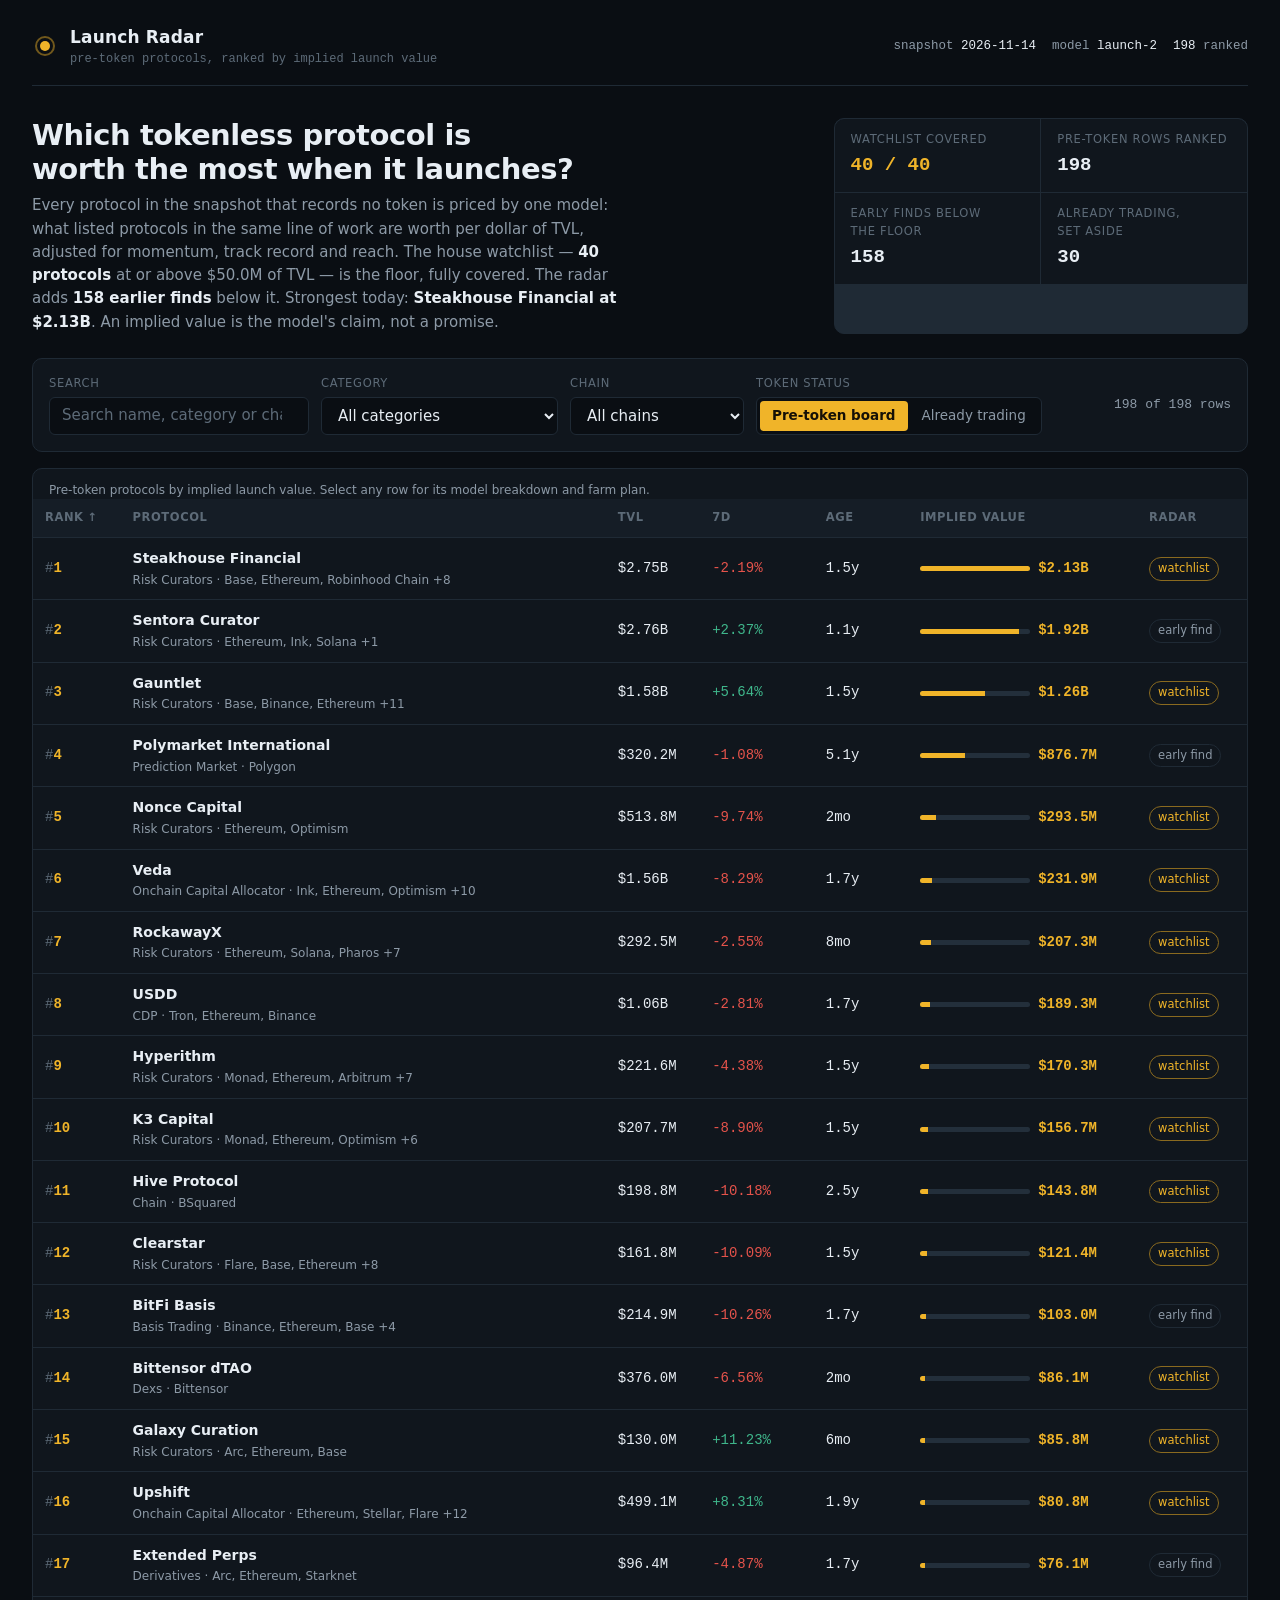
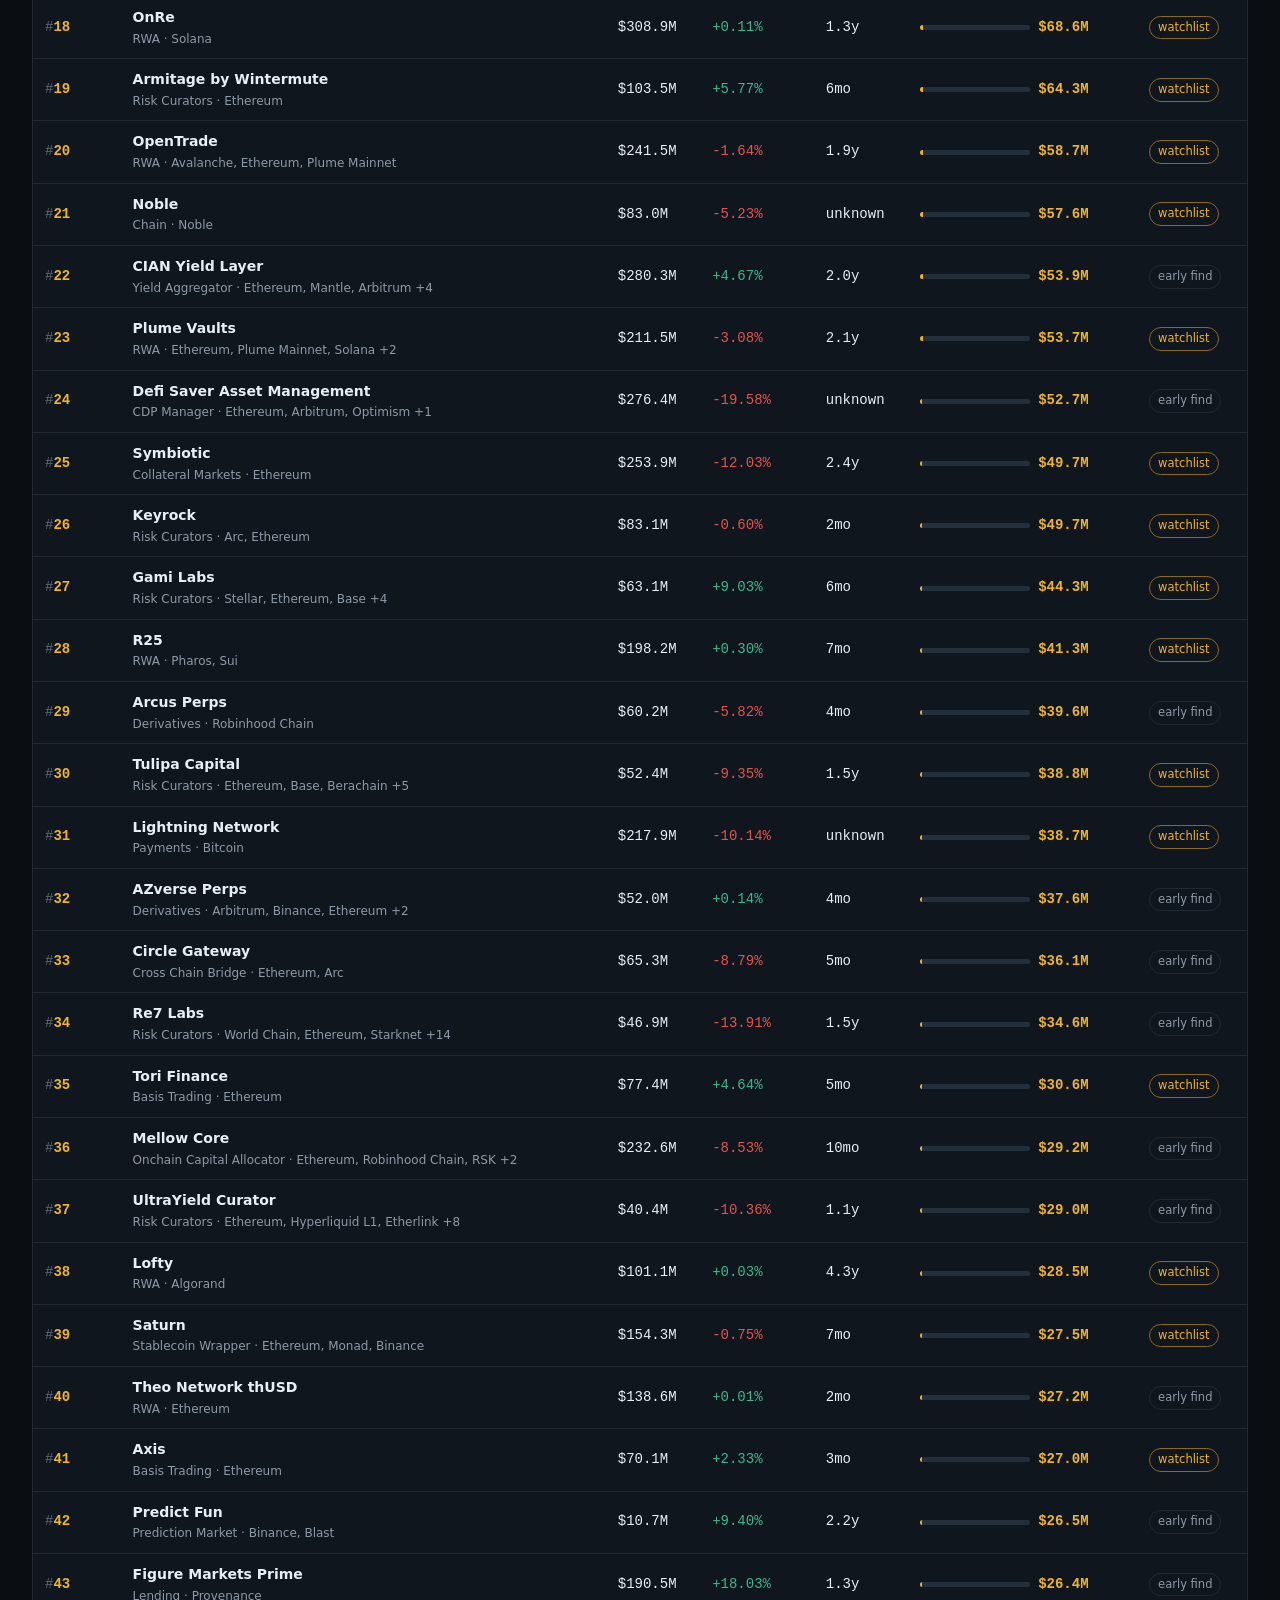
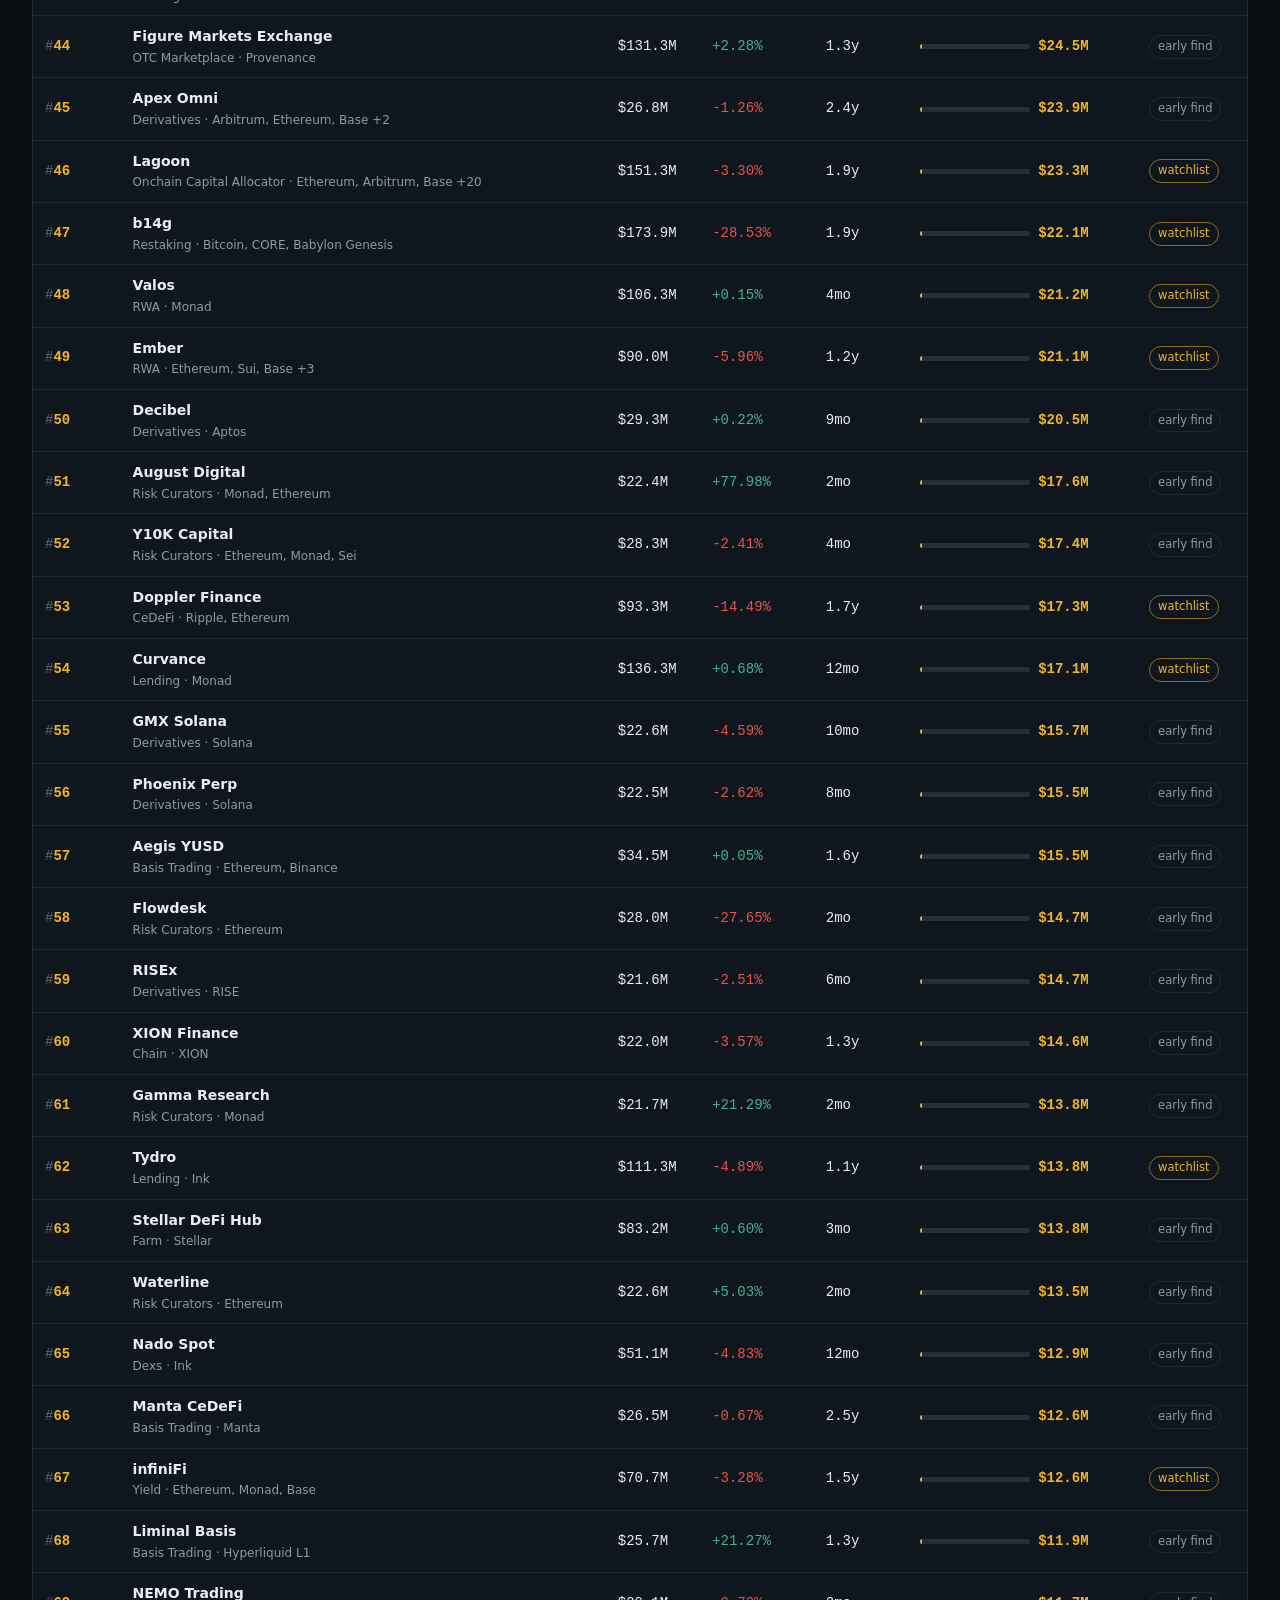
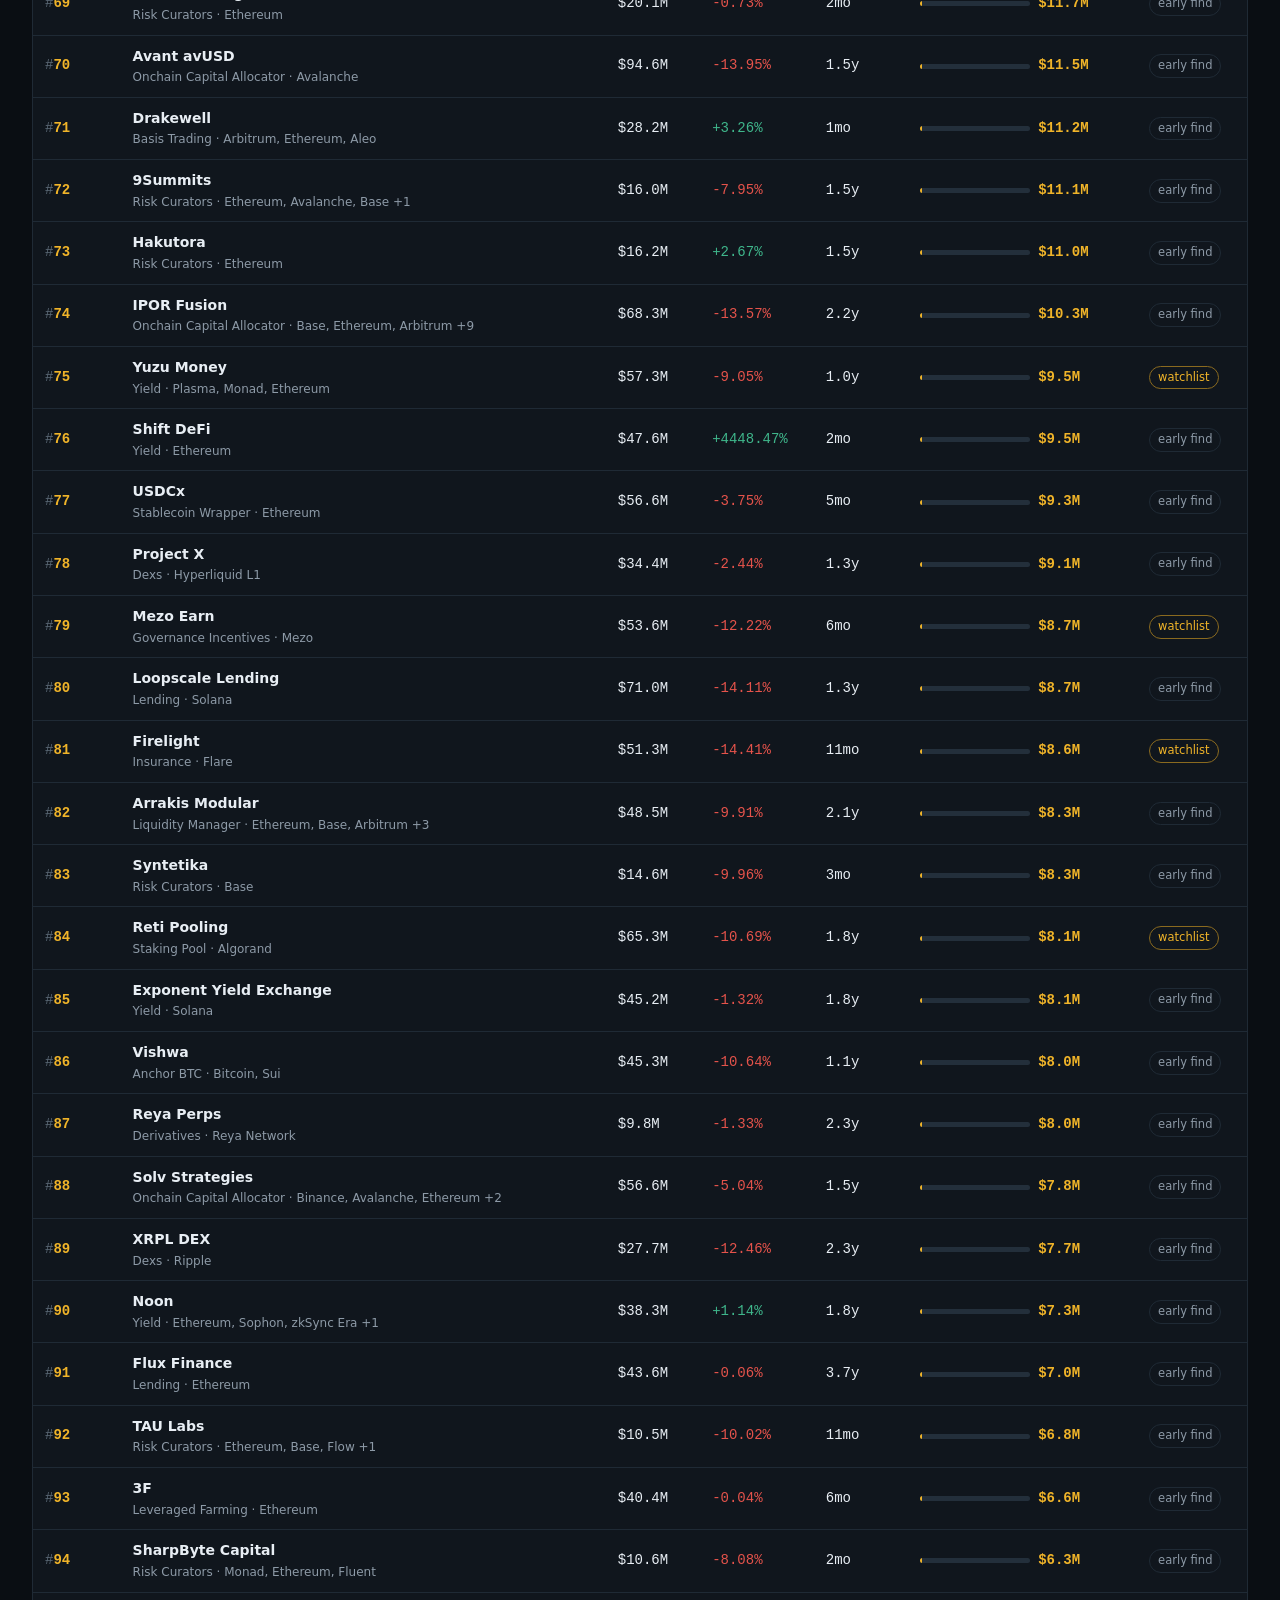
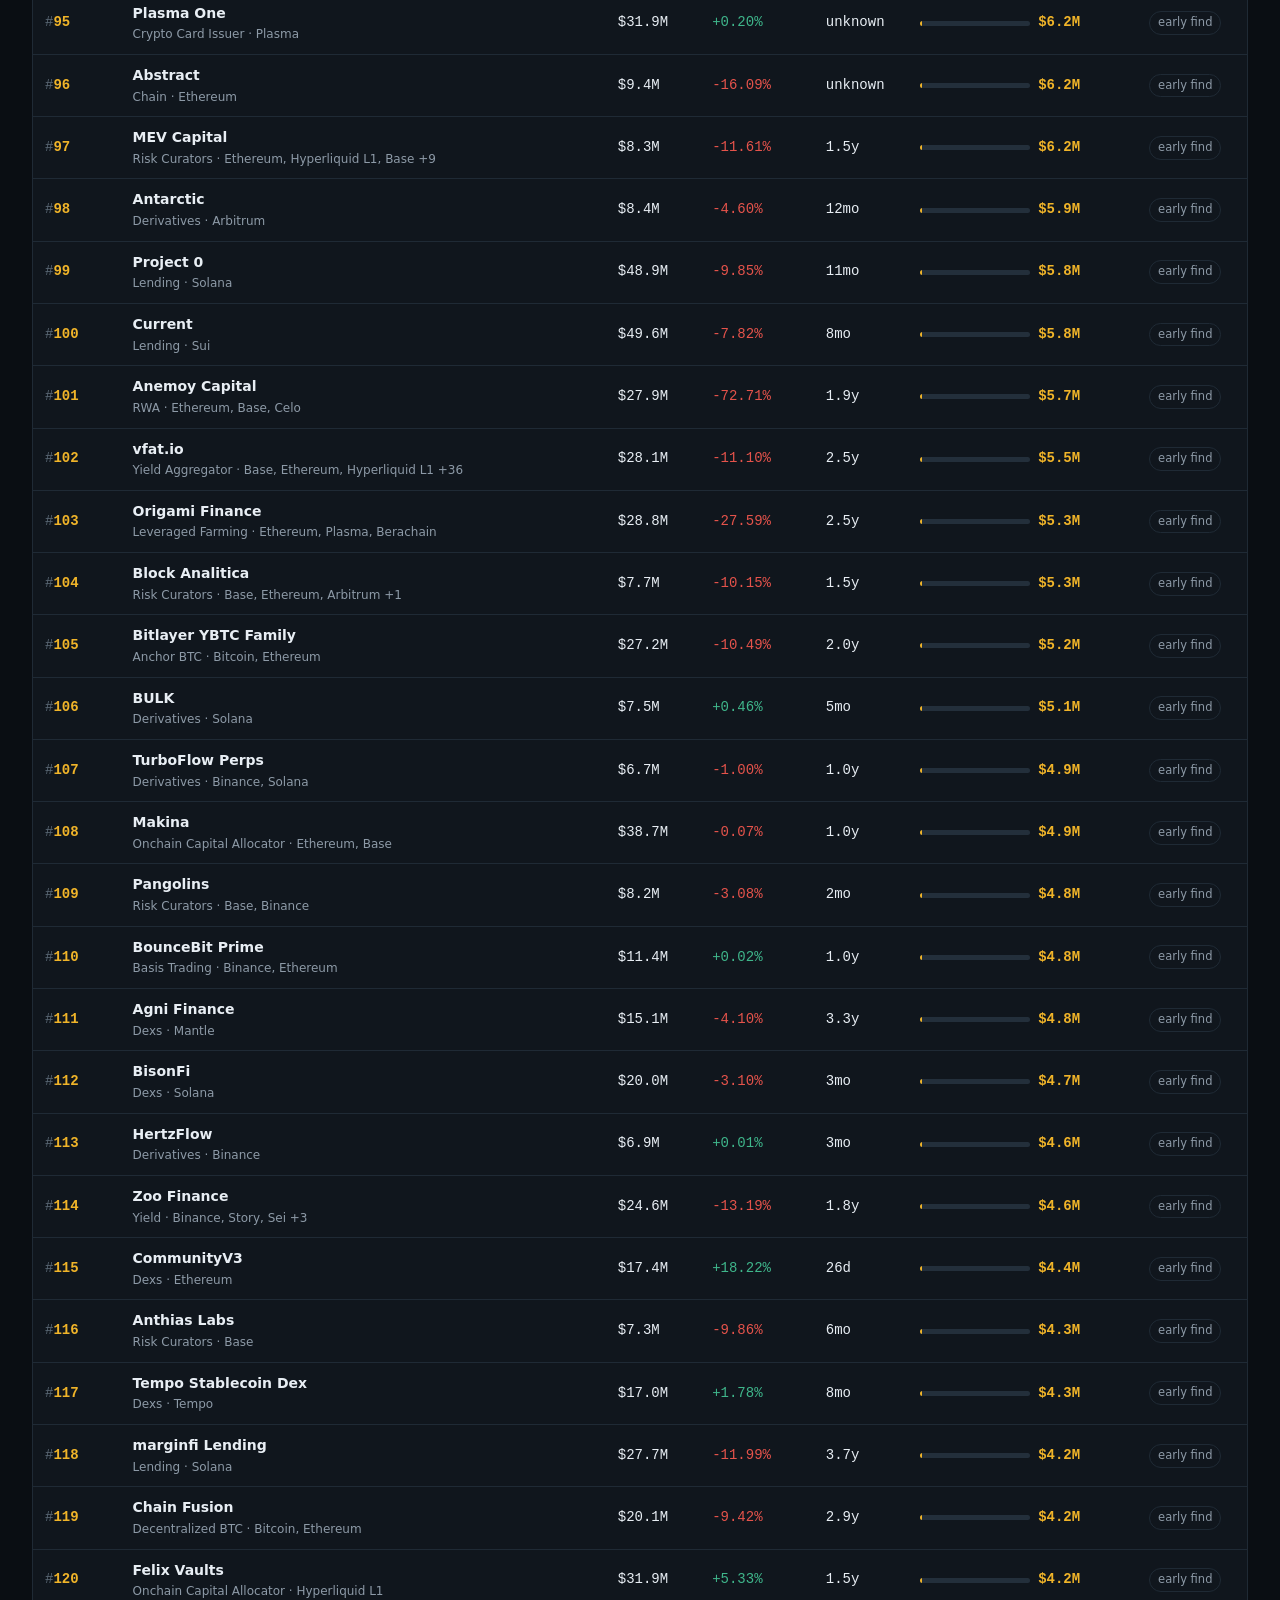
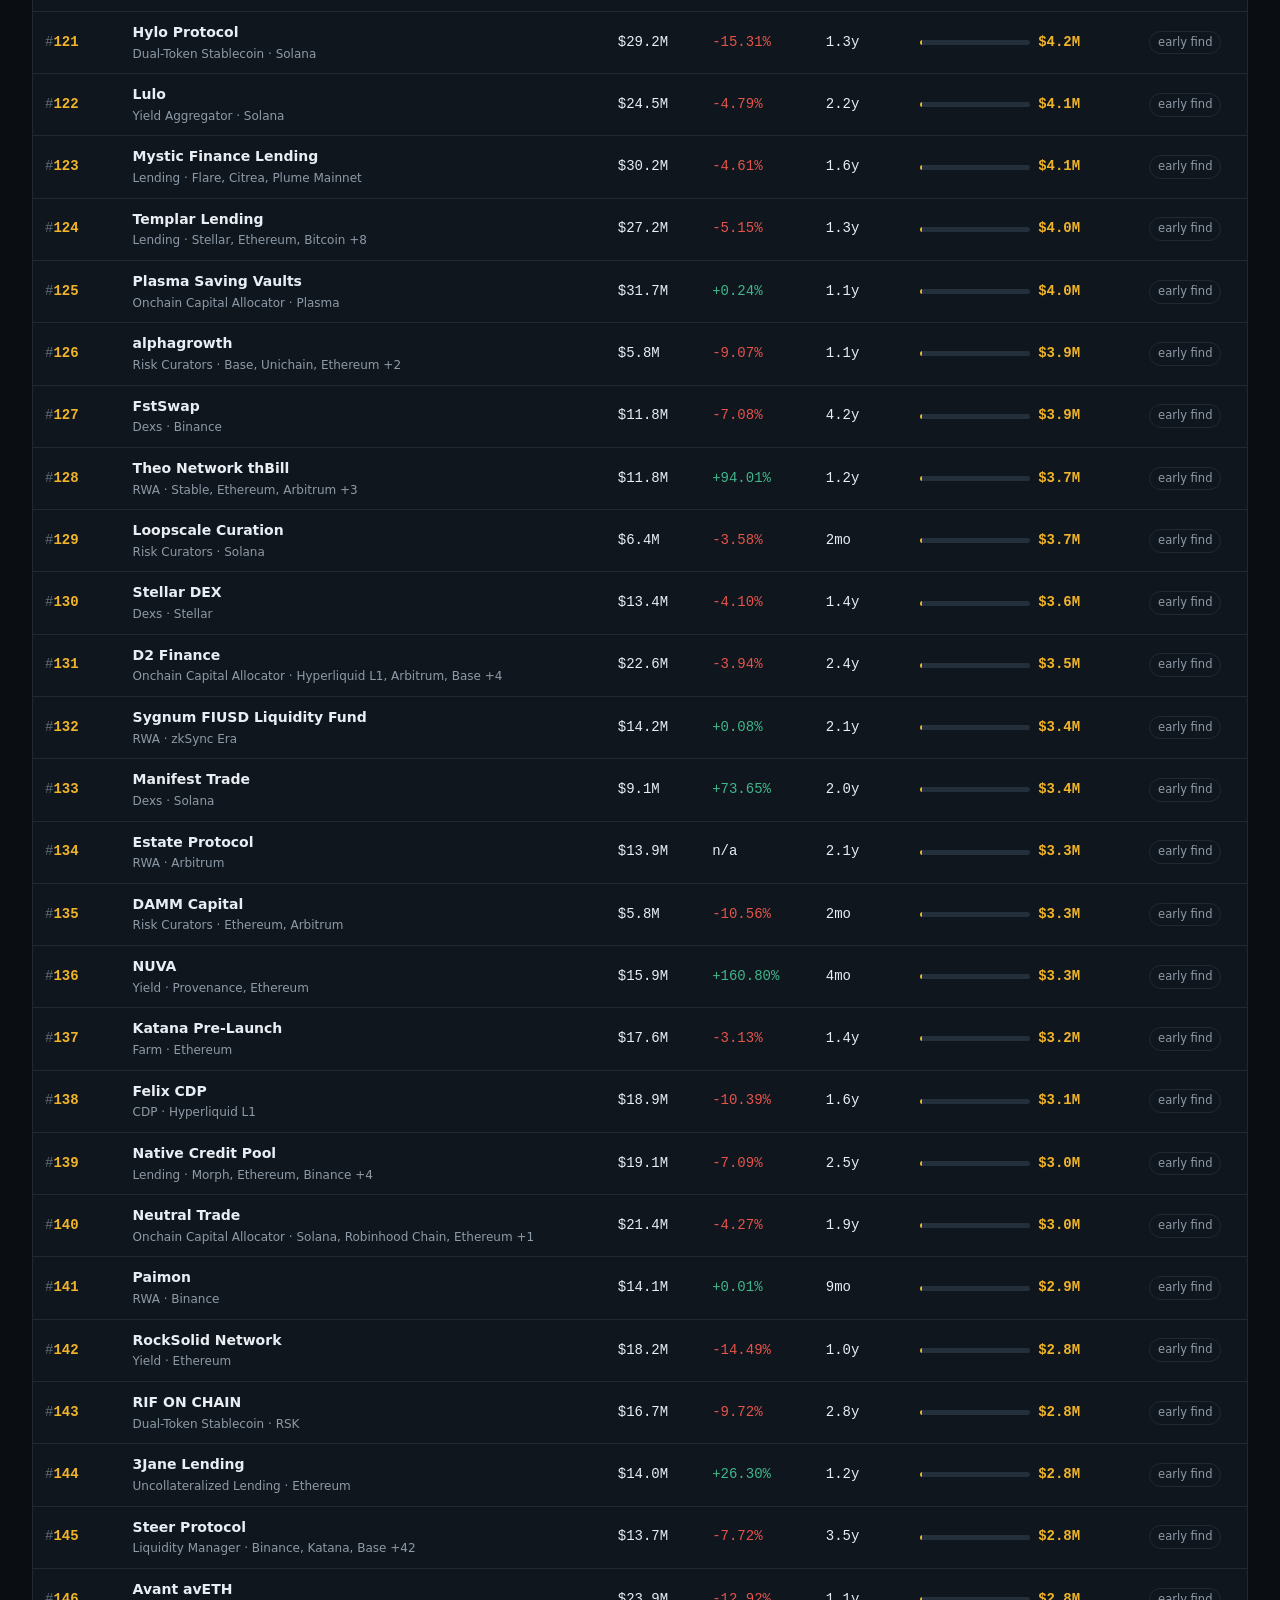
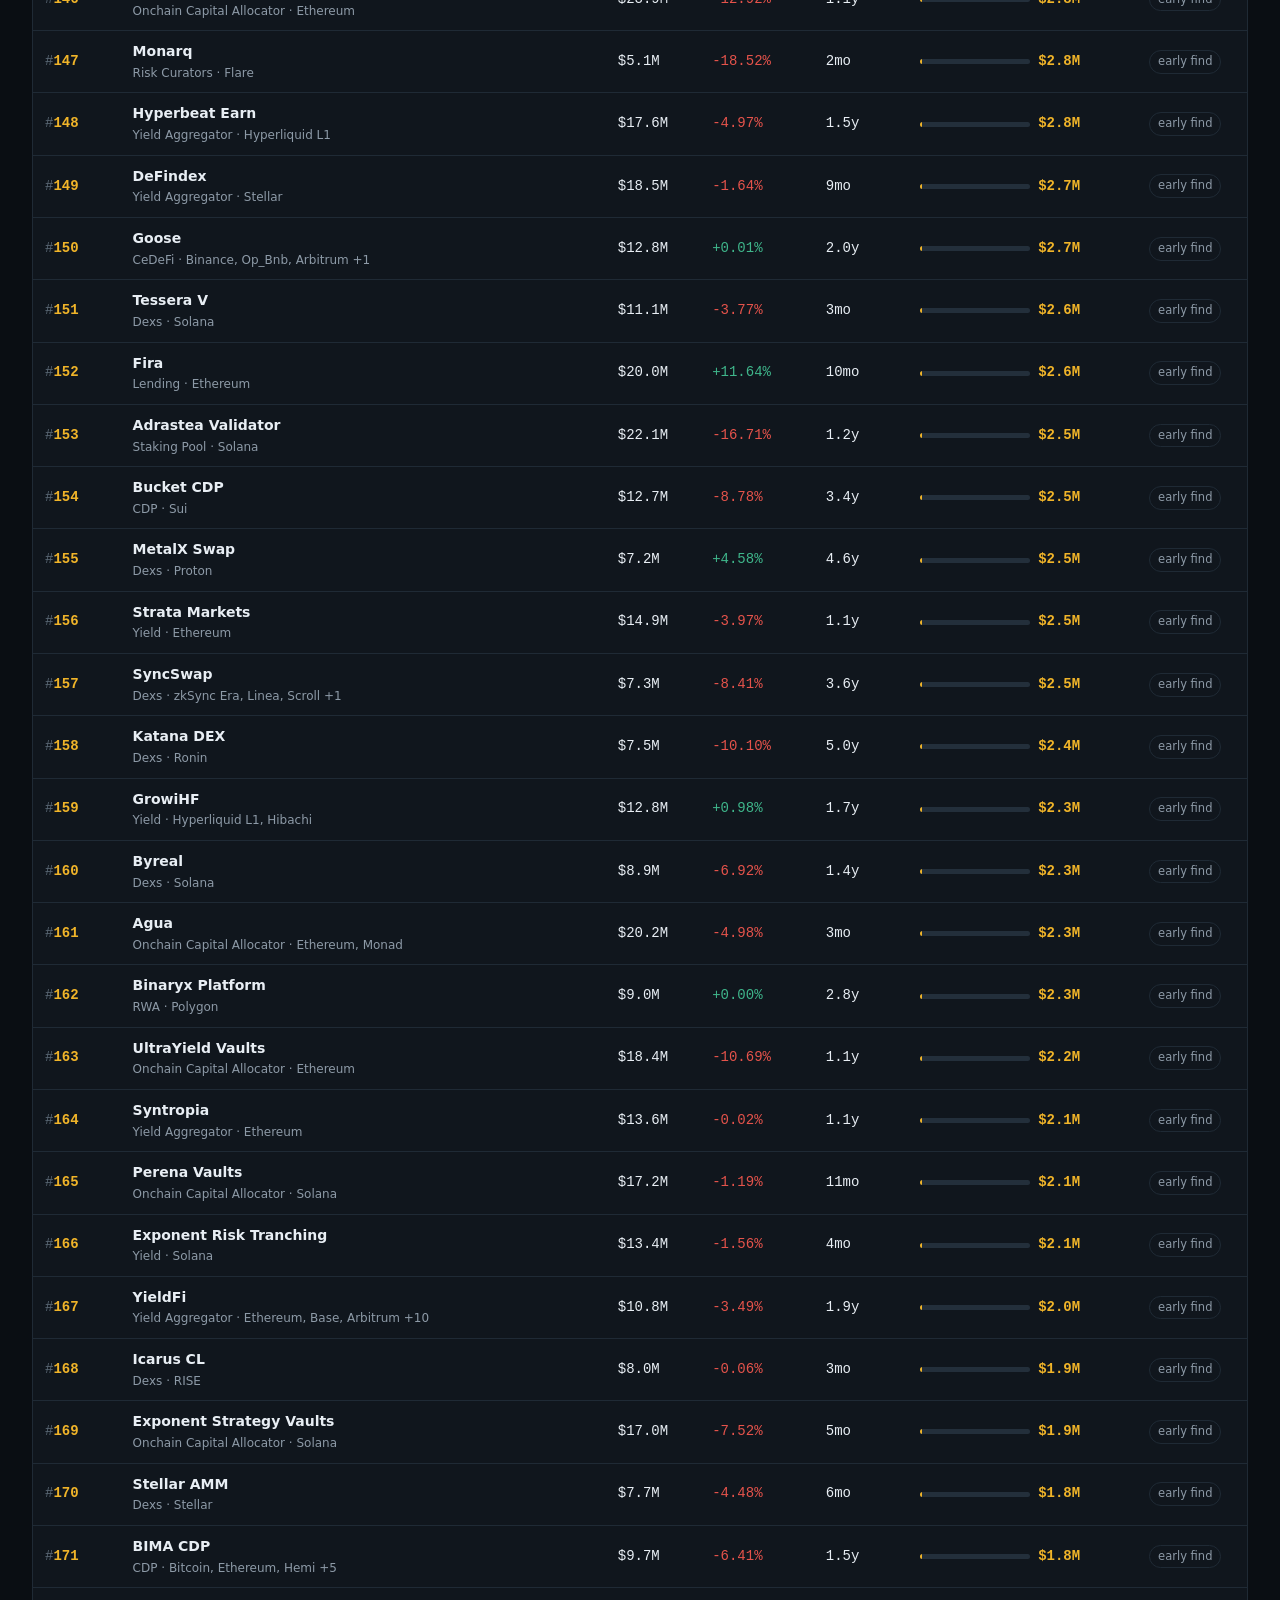
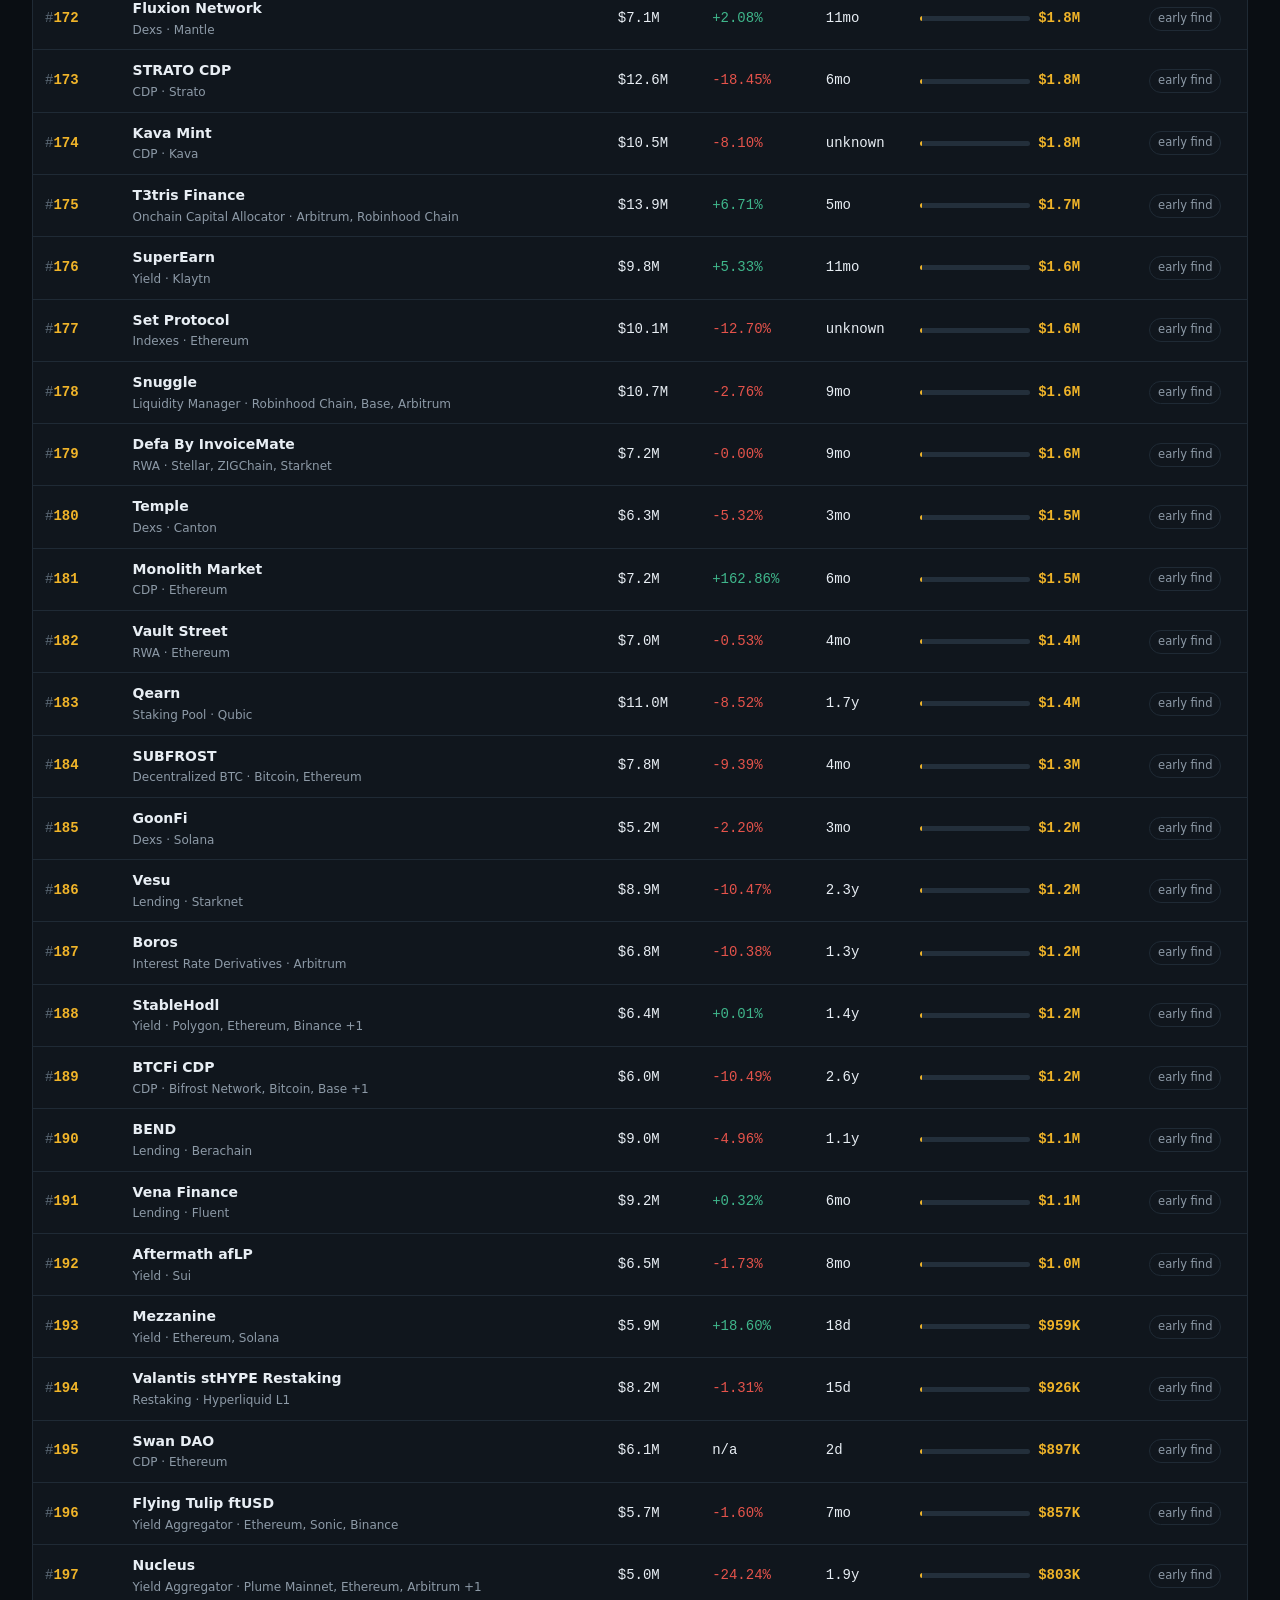
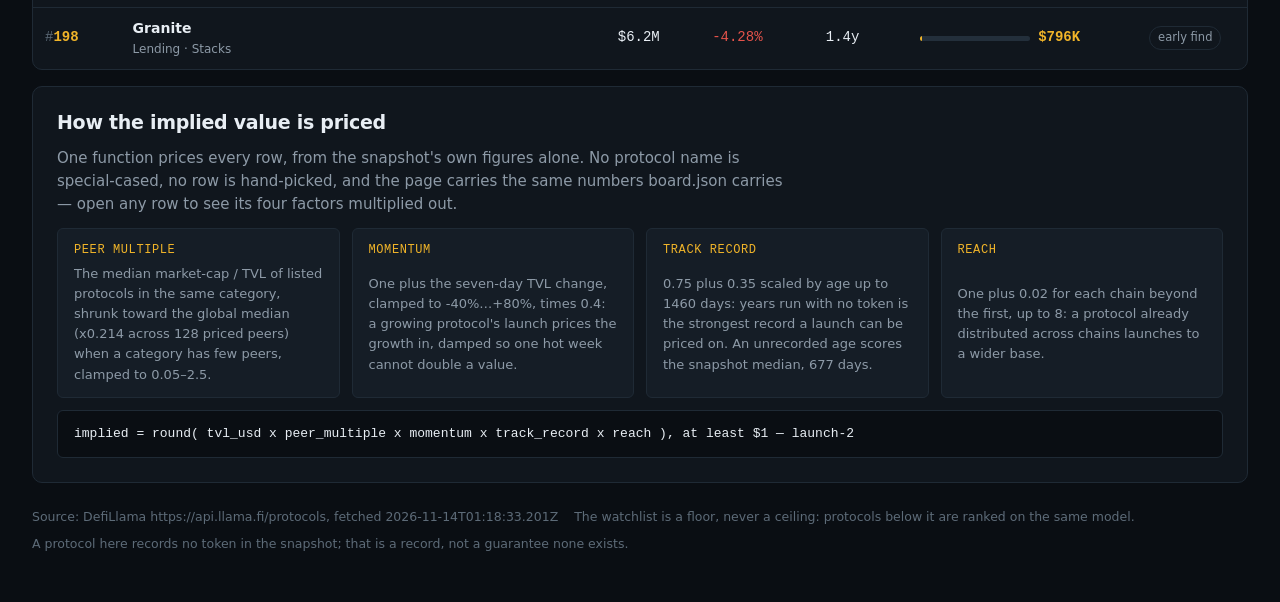
<file: dashboard/index.html>
<!doctype html>
<html lang="en">
<head>
<meta charset="utf-8">
<meta name="viewport" content="width=device-width, initial-scale=1">
<title>Launch Radar — pre-token protocols ranked by implied launch value</title>
<link rel="stylesheet" href="app.css">
</head>
<body>
<a class="skip" href="#board">Skip to the board</a>
<main id="board" tabindex="-1" aria-busy="true">
<noscript><p class="noscript">Launch Radar renders its board from the data file beside this page; it needs JavaScript and nothing else — no network, no account.</p></noscript>
</main>
<script src="../data.js"></script>
<script src="app.js"></script>
</body>
</html>
</file>
<file: dashboard/app.css>
/* Launch Radar's night theme: a near-black blue canvas, one gold accent for value, green and red
   reserved for the seven-day change. Two radii, one spacing scale, tabular numerals throughout. */
:root {
  --bg: #0a0e13;
  --panel: #10161d;
  --panel-2: #151d26;
  --ink: #e8eef4;
  --muted: #8d9aa7;
  --faint: #5d6b78;
  --line: #1f2a35;
  --gold: #f0b429;
  --gold-dim: #8a6a1f;
  --pos: #3fb68b;
  --neg: #e5534b;
  --radius: 10px;
  --radius-s: 6px;
  --font-body: system-ui, -apple-system, "Segoe UI", Roboto, sans-serif;
  --font-num: ui-monospace, "SF Mono", "Cascadia Mono", Menlo, Consolas, monospace;
  --s1: 4px; --s2: 8px; --s3: 12px; --s4: 16px; --s5: 24px; --s6: 32px; --s7: 48px;
}

* { box-sizing: border-box; }
html { color-scheme: dark; }
body {
  margin: 0;
  background: var(--bg);
  color: var(--ink);
  font: 400 15px/1.55 var(--font-body);
  text-wrap: pretty;
}
h1, h2, h3 { margin: 0; letter-spacing: -0.015em; text-wrap: balance; }
h1 { font-size: 29px; line-height: 1.18; font-weight: 650; }
h2 { font-size: 19px; line-height: 1.25; font-weight: 650; }
h3 { font-size: 15px; line-height: 1.3; font-weight: 650; }
p { margin: 0; }
button, input, select { font: inherit; color: inherit; }
button { cursor: pointer; }
.skip {
  position: absolute; left: -9999px; top: 0; padding: var(--s2) var(--s4);
  background: var(--panel-2); border: 1px solid var(--line); z-index: 30; color: var(--ink);
}
.skip:focus { left: var(--s4); top: var(--s4); }
:focus-visible { outline: 2px solid var(--gold); outline-offset: 2px; }
.noscript { padding: var(--s6); color: var(--muted); }

.shell { max-width: 1340px; margin: 0 auto; padding: var(--s5) var(--s6) var(--s7); }
.top {
  display: flex; align-items: center; justify-content: space-between; gap: var(--s5);
  padding-bottom: var(--s4); border-bottom: 1px solid var(--line);
}
.brand { display: flex; align-items: center; gap: var(--s3); }
.rings { position: relative; width: 26px; height: 26px; flex: none; }
.rings::before, .rings::after {
  content: ""; position: absolute; inset: 0; border: 2px solid var(--gold); border-radius: 50%;
}
.rings::after { inset: 8px; background: var(--gold); border: 0; }
.rings::before { opacity: 0.45; inset: 3px; }
.brand-name { font-weight: 700; font-size: 17px; letter-spacing: 0.01em; }
.brand-sub { color: var(--faint); font-size: 12px; font-family: var(--font-num); }
.top-meta { display: flex; flex-wrap: wrap; gap: var(--s2) var(--s4); justify-content: flex-end; color: var(--muted); font-size: 12.5px; font-family: var(--font-num); }
.top-meta b { color: var(--ink); font-weight: 500; }

.lede { display: grid; grid-template-columns: minmax(0, 1.3fr) minmax(300px, 0.7fr); gap: var(--s6); padding: var(--s6) 0 var(--s5); }
.lede p { color: var(--muted); max-width: 64ch; margin-top: var(--s2); }
.lede p b { color: var(--ink); font-weight: 600; }
.stats { display: grid; grid-template-columns: 1fr 1fr; gap: 1px; background: var(--line); border: 1px solid var(--line); border-radius: var(--radius); overflow: hidden; align-content: start; }
.stat { background: var(--panel); padding: var(--s3) var(--s4); display: grid; gap: 2px; }
.stat span { color: var(--faint); font-size: 11.5px; text-transform: uppercase; letter-spacing: 0.06em; }
.stat b { font-family: var(--font-num); font-size: 19px; font-weight: 600; }
.stat b em { font-style: normal; color: var(--gold); }

.controls {
  display: flex; flex-wrap: wrap; align-items: end; gap: var(--s3);
  padding: var(--s4); background: var(--panel); border: 1px solid var(--line); border-radius: var(--radius);
}
.field { display: grid; gap: var(--s1); }
.field label, .field .lab { color: var(--faint); font-size: 11.5px; text-transform: uppercase; letter-spacing: 0.06em; }
.field input, .field select {
  min-height: 38px; padding: 0 var(--s3); border: 1px solid var(--line); border-radius: var(--radius-s);
  background: var(--bg); color: var(--ink); min-width: 170px;
}
.field input { min-width: 260px; }
.field input::placeholder { color: var(--faint); }
.tabs { display: flex; gap: 2px; padding: 3px; border: 1px solid var(--line); border-radius: var(--radius-s); background: var(--bg); }
.tabs button { min-height: 30px; padding: 0 var(--s3); border: 0; border-radius: 4px; background: transparent; color: var(--muted); font-size: 13.5px; }
.tabs button[aria-pressed="true"] { background: var(--gold); color: #161006; font-weight: 650; }
.count { margin-left: auto; color: var(--muted); font-size: 13px; align-self: center; font-family: var(--font-num); }

.panel { background: var(--panel); border: 1px solid var(--line); border-radius: var(--radius); overflow: hidden; margin-top: var(--s4); }
.table-wrap { overflow-x: auto; }
table { width: 100%; border-collapse: collapse; font-size: 14px; }
caption { text-align: left; padding: var(--s3) var(--s4) 0; }
th, td { padding: 10px var(--s3); border-bottom: 1px solid var(--line); text-align: left; vertical-align: middle; }
thead th { color: var(--faint); font-size: 11.5px; font-weight: 600; text-transform: uppercase; letter-spacing: 0.05em; white-space: nowrap; background: var(--panel-2); }
th button { display: inline-flex; align-items: center; gap: var(--s1); border: 0; background: none; padding: 0; color: inherit; font: inherit; text-transform: inherit; letter-spacing: inherit; }
th button:hover { color: var(--gold); }
tbody tr { cursor: pointer; }
tbody tr:hover { background: var(--panel-2); }
tbody tr[data-selected="true"] { background: #1c1710; }
tbody tr:last-child td { border-bottom: 0; }
.num { font-family: var(--font-num); font-variant-numeric: tabular-nums; white-space: nowrap; }
.rank { font-family: var(--font-num); color: var(--faint); white-space: nowrap; }
.rank b { color: var(--gold); font-weight: 600; }
.name { display: grid; gap: 1px; }
.name b { font-weight: 600; }
.sub { color: var(--muted); font-size: 12px; }
.pos { color: var(--pos); }
.neg { color: var(--neg); }
.bar { width: 110px; height: 5px; border-radius: 3px; background: #232f3b; overflow: hidden; flex: none; }
.bar i { display: block; height: 100%; background: var(--gold); }
.implied { display: flex; align-items: center; gap: var(--s2); }
.implied .num { color: var(--gold); font-weight: 600; }
.chip { display: inline-flex; align-items: center; padding: 2px 8px; border-radius: 999px; font-size: 11.5px; white-space: nowrap; border: 1px solid var(--line); color: var(--muted); }
.chip.watch { border-color: var(--gold-dim); color: var(--gold); }
.chip.live { color: var(--pos); }

.model { margin-top: var(--s4); padding: var(--s5); display: grid; gap: var(--s3); }
.model p { color: var(--muted); max-width: 78ch; }
.model p b, .model li b { color: var(--ink); font-weight: 600; }
.factors { display: grid; grid-template-columns: repeat(auto-fit, minmax(230px, 1fr)); gap: var(--s3); margin: 0; padding: 0; list-style: none; }
.factors li { border: 1px solid var(--line); border-radius: var(--radius-s); padding: var(--s3) var(--s4); background: var(--panel-2); display: grid; gap: var(--s1); }
.factors .fname { font-family: var(--font-num); font-size: 12px; color: var(--gold); text-transform: uppercase; letter-spacing: 0.05em; }
.factors .ftext { color: var(--muted); font-size: 13px; }
.formula { font-family: var(--font-num); font-size: 13px; line-height: 1.7; color: var(--ink); background: var(--bg); border: 1px solid var(--line); border-radius: var(--radius-s); padding: var(--s3) var(--s4); overflow-wrap: anywhere; }
.empty { padding: var(--s7) var(--s5); text-align: center; display: grid; gap: var(--s3); justify-items: center; }
.empty p { color: var(--muted); }
.button { min-height: 38px; padding: 0 var(--s4); border: 1px solid var(--gold-dim); border-radius: var(--radius-s); background: transparent; color: var(--gold); }
.button:hover { background: #1c1710; }
.foot { margin-top: var(--s5); color: var(--faint); font-size: 12.5px; display: flex; flex-wrap: wrap; gap: var(--s2) var(--s4); }

.detail {
  position: fixed; top: 0; right: 0; bottom: 0; width: min(540px, 94vw); z-index: 10;
  background: var(--panel); border: 0; border-left: 1px solid var(--line); padding: var(--s5);
  overflow-y: auto; margin: 0 0 0 auto; max-height: 100%; color: var(--ink);
}
.detail::backdrop { background: rgba(3, 5, 8, 0.62); }
.detail-head { display: flex; align-items: start; justify-content: space-between; gap: var(--s4); }
.detail-head > div { min-width: 0; }
.detail-head .sub { overflow-wrap: anywhere; }
.close { flex: none; min-height: 32px; padding: 0 var(--s3); white-space: nowrap; border: 1px solid var(--line); border-radius: var(--radius-s); background: var(--panel-2); color: var(--ink); }
.detail h2 { margin-top: var(--s1); }
.detail .sub { margin-top: var(--s1); }
.detail-section { margin-top: var(--s5); padding-top: var(--s4); border-top: 1px solid var(--line); }
.detail-section h3 { margin-bottom: var(--s3); }
.equation { display: grid; gap: var(--s2); font-family: var(--font-num); font-size: 13px; }
.equation div { display: flex; justify-content: space-between; gap: var(--s3); }
.equation span { color: var(--muted); }
.equation .total { border-top: 1px solid var(--line); padding-top: var(--s2); }
.equation .total b { color: var(--gold); }
.badges { display: flex; flex-wrap: wrap; gap: var(--s2); margin-top: var(--s3); }
.steps { margin: 0; padding-left: var(--s5); display: grid; gap: var(--s3); }
.steps li { padding-left: var(--s1); }
.steps li::marker { color: var(--gold); font-family: var(--font-num); }
.steps b { display: block; font-weight: 500; }
.cost { color: var(--muted); font-size: 12px; font-family: var(--font-num); display: block; margin-top: 2px; }

@media (max-width: 900px) {
  .shell { padding: var(--s4); }
  .lede { grid-template-columns: 1fr; gap: var(--s4); }
  .field input { min-width: 0; width: 100%; }
  .count { margin-left: 0; }
}
@media (prefers-reduced-motion: reduce) {
  *, *::before, *::after { transition-duration: 0.01ms !important; animation-duration: 0.01ms !important; animation-iteration-count: 1 !important; }
}
</file>
